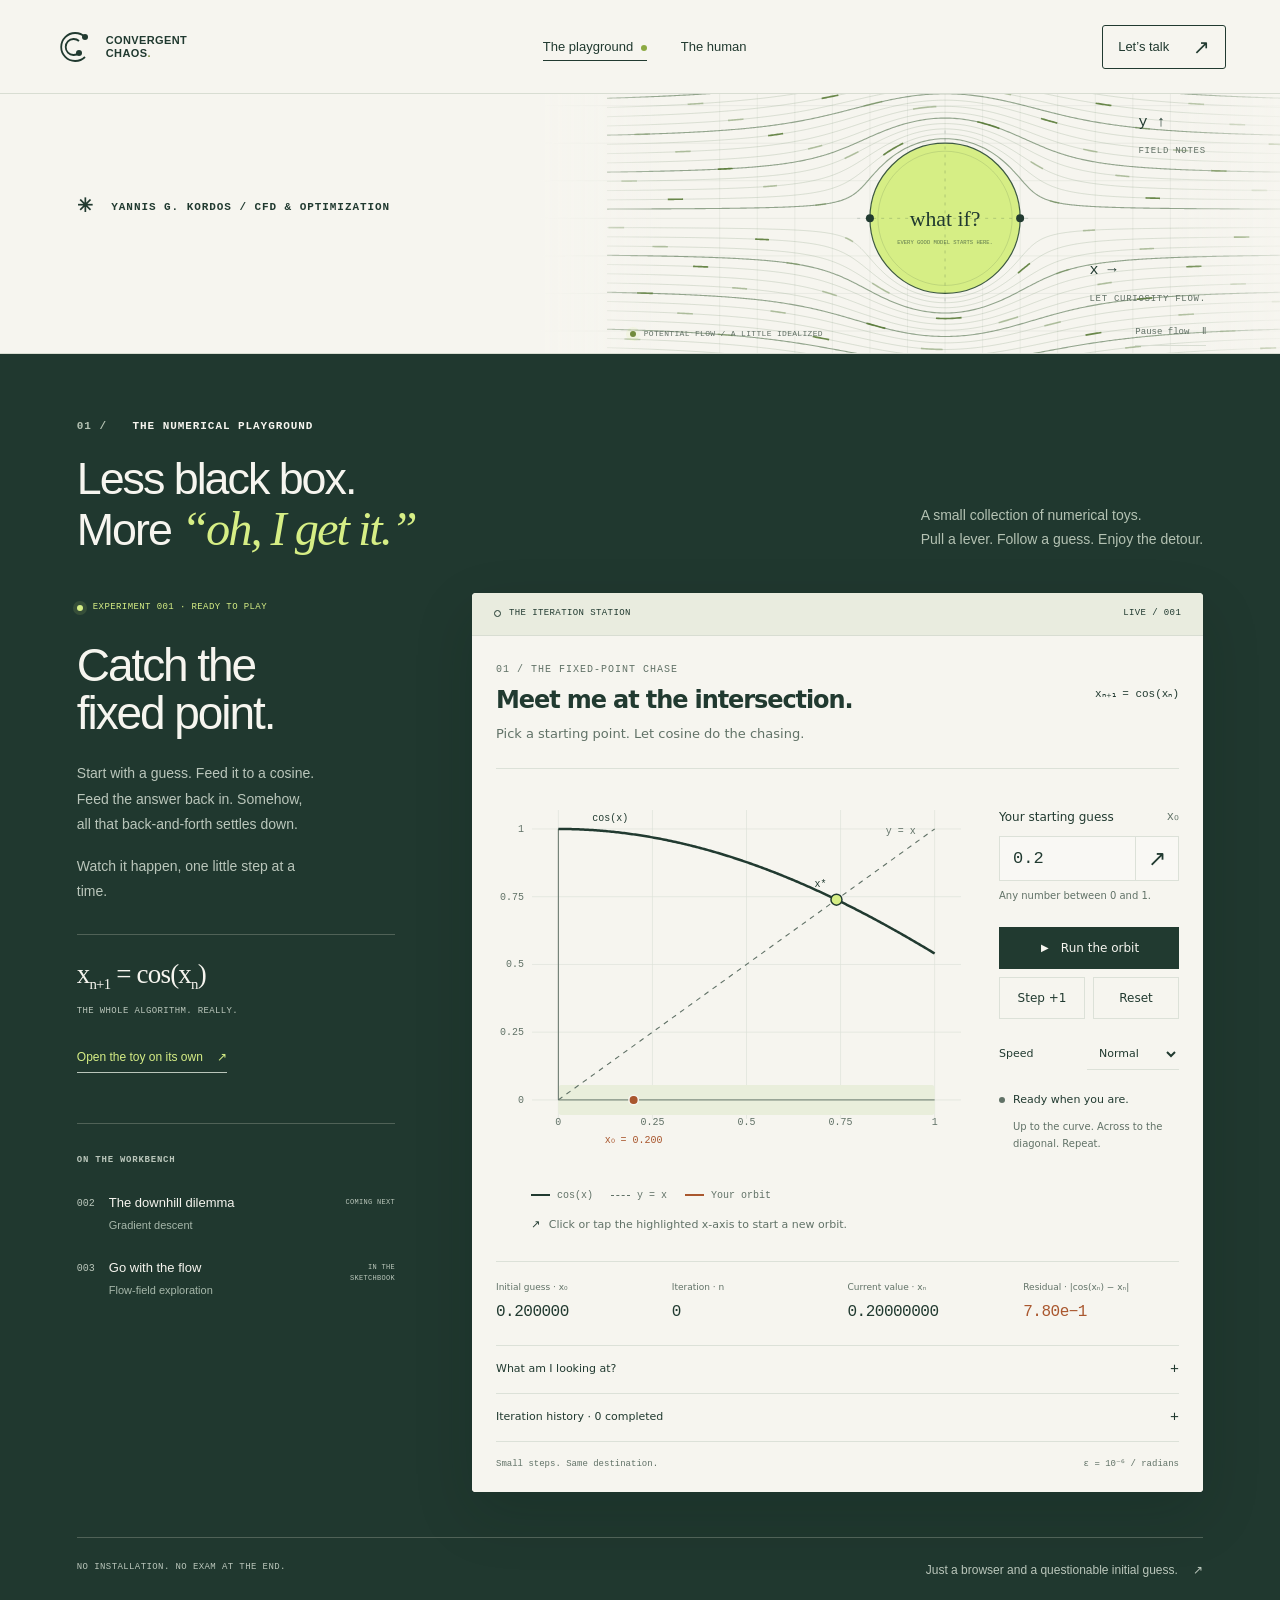
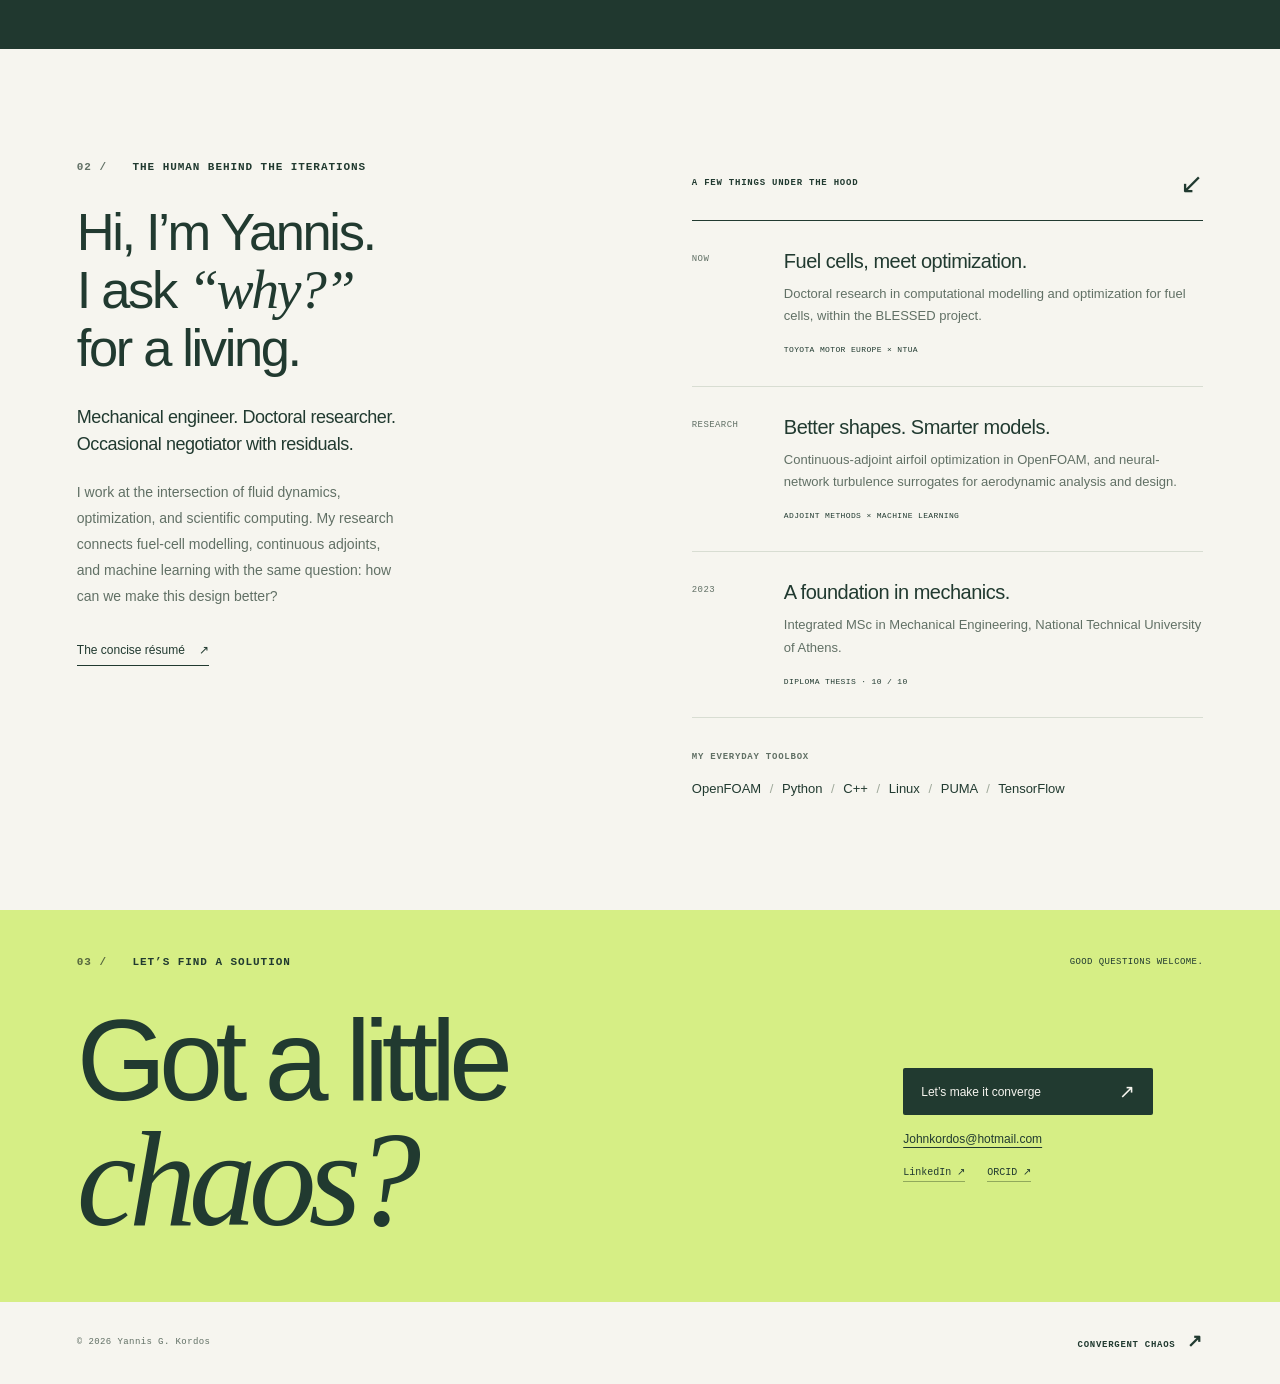
<file: index.html>
<!doctype html>
<html lang="en">
<head>
  <meta charset="utf-8">
  <meta name="viewport" content="width=device-width, initial-scale=1">
  <meta name="theme-color" content="#f6f5ef">
  <meta name="description" content="An interactive numerical playground by Yannis G. Kordos. Explore iterative algorithms, convergence and fluid flow, one experiment at a time.">
  <title>Convergent Chaos — Numerical Playground · Yannis G. Kordos</title>
  <link rel="icon" href="assets/mark.svg" type="image/svg+xml">
  <link rel="stylesheet" href="styles.css">
  <script src="app.js" defer></script>
</head>
<body>
  <a class="skip-link" href="#main">Skip to content</a>
  <header class="site-header">
    <a class="wordmark" href="#home" aria-label="Convergent Chaos home">
      <svg viewBox="0 0 40 40" aria-hidden="true"><path d="M31 10a14 14 0 1 0 0 20M25 14a8 8 0 1 0 0 12"/><circle cx="31" cy="10" r="3"/><circle cx="25" cy="26" r="3"/></svg>
      <span>CONVERGENT<br>CHAOS<span class="wordmark-dot">.</span></span>
    </a>
    <nav aria-label="Main navigation">
      <a href="#playground">The playground <span class="nav-dot" aria-hidden="true"></span></a>
      <a href="#about">The human</a>
    </nav>
    <a class="header-contact" href="#contact">Let’s talk <span aria-hidden="true">↗</span></a>
  </header>

  <main id="main">
    <section class="hero hero-compact" id="home" aria-label="Yannis G. Kordos and a potential-flow illustration">
      <div class="hero-copy">
        <p class="eyebrow hero-enter"><span class="small-cross" aria-hidden="true">✳</span> YANNIS G. KORDOS / CFD & OPTIMIZATION</p>
      </div>
      <div class="flow-scene" role="img" aria-label="An animated illustration of streamlines flowing around a circular obstacle. Move your pointer to shift the view.">
        <canvas id="flow-canvas" aria-hidden="true"></canvas>
        <div class="flow-coordinate coord-top" aria-hidden="true">y ↑<br><span>FIELD NOTES</span></div>
        <div class="flow-coordinate coord-bottom" aria-hidden="true">x →<br><span>LET CURIOSITY FLOW.</span></div>
        <div class="flow-note"><span class="live-dot" aria-hidden="true"></span> POTENTIAL FLOW / A LITTLE IDEALIZED</div>
        <button class="flow-motion" id="flow-motion" type="button" hidden>Pause flow <span aria-hidden="true">Ⅱ</span></button>
        <noscript><svg class="flow-fallback" viewBox="0 0 600 500" aria-hidden="true"><g fill="none" stroke="currentColor" stroke-width="1"><path d="M0 180C140 180 150 40 300 40S460 180 600 180M0 220C130 220 150 90 300 90S470 220 600 220M0 260C150 260 160 370 300 370S450 260 600 260M0 300C150 300 160 410 300 410S450 300 600 300"/><circle cx="300" cy="230" r="100"/></g></svg></noscript>
      </div>
    </section>

    <section class="playground section-pad" id="playground" aria-labelledby="playground-title">
      <div class="playground-heading reveal"><p class="eyebrow"><span class="section-index">01 /</span> THE NUMERICAL PLAYGROUND</p><div class="heading-row"><h1 id="playground-title">Less black box.<br>More <em>“oh, I get it.”</em></h1><p>A small collection of numerical toys.<br>Pull a lever. Follow a guess. Enjoy the detour.</p></div></div>
      <div class="lab-layout">
        <div class="toy-workspace reveal">
          <div class="workspace-top"><span><i aria-hidden="true"></i> THE ITERATION STATION</span><span class="mono">LIVE / 001</span></div>
          <iframe id="fixed-point-toy" src="toys/fixed-point.html?embed=1" title="Catch the fixed point — interactive cosine iteration experiment" loading="lazy" height="890"></iframe>
          <noscript><p class="noscript-note">The experiment needs JavaScript. You can still explore the profile and résumé on this page.</p></noscript>
        </div>
        <aside class="lab-notes reveal" aria-label="About the featured experiment">
          <span class="experiment-label"><span class="live-dot" aria-hidden="true"></span> EXPERIMENT 001 · READY TO PLAY</span>
          <h2>Catch the<br>fixed point.</h2>
          <p>Start with a guess. Feed it to a cosine. Feed the answer back in. Somehow, all that back-and-forth settles down.</p>
          <p>Watch it happen, one little step at a time.</p>
          <div class="formula" aria-label="x n plus one equals cosine of x n">x<sub>n+1</sub> = cos(x<sub>n</sub>)<span>THE WHOLE ALGORITHM. REALLY.</span></div>
          <a class="text-link" href="toys/fixed-point.html" target="_blank" rel="noopener">Open the toy on its own <span aria-hidden="true">↗</span></a>
          <div class="workbench"><span class="eyebrow">ON THE WORKBENCH</span><div><span>002</span><p>The downhill dilemma<small>Gradient descent</small></p><span class="coming-label">COMING NEXT</span></div><div><span>003</span><p>Go with the flow<small>Flow-field exploration</small></p><span class="coming-label">IN THE SKETCHBOOK</span></div></div>
        </aside>
      </div>
      <div class="playground-footer reveal"><span>NO INSTALLATION. NO EXAM AT THE END.</span><span>Just a browser and a questionable initial guess. <span aria-hidden="true">↗</span></span></div>
    </section>

    <section class="about section-pad" id="about" aria-labelledby="about-title">
      <div class="about-intro reveal"><p class="eyebrow"><span class="section-index">02 /</span> THE HUMAN BEHIND THE ITERATIONS</p><h2 id="about-title">Hi, I’m Yannis.<br>I ask <em>“why?”</em><br>for a living.</h2><p class="about-lead">Mechanical engineer. Doctoral researcher.<br>Occasional negotiator with residuals.</p><p>I work at the intersection of fluid dynamics, optimization, and scientific computing. My research connects fuel-cell modelling, continuous adjoints, and machine learning with the same question: how can we make this design better?</p><a class="text-link" href="resume.html">The concise résumé <span aria-hidden="true">↗</span></a></div>
      <div class="about-evidence reveal">
        <div class="evidence-heading"><span class="eyebrow">A FEW THINGS UNDER THE HOOD</span><span aria-hidden="true">↙</span></div>
        <article class="evidence-row"><span class="mono">NOW</span><div><h3>Fuel cells, meet optimization.</h3><p>Doctoral research in computational modelling and optimization for fuel cells, within the BLESSED project.</p><span class="evidence-meta">TOYOTA MOTOR EUROPE × NTUA</span></div></article>
        <article class="evidence-row"><span class="mono">RESEARCH</span><div><h3>Better shapes. Smarter models.</h3><p>Continuous-adjoint airfoil optimization in OpenFOAM, and neural-network turbulence surrogates for aerodynamic analysis and design.</p><span class="evidence-meta">ADJOINT METHODS × MACHINE LEARNING</span></div></article>
        <article class="evidence-row"><span class="mono">2023</span><div><h3>A foundation in mechanics.</h3><p>Integrated MSc in Mechanical Engineering, National Technical University of Athens.</p><span class="evidence-meta">DIPLOMA THESIS · 10 / 10</span></div></article>
        <div class="toolbelt"><span class="eyebrow">MY EVERYDAY TOOLBOX</span><p>OpenFOAM <span>/</span> Python <span>/</span> C++ <span>/</span> Linux <span>/</span> PUMA <span>/</span> TensorFlow</p></div>
      </div>
    </section>

    <section class="contact section-pad" id="contact" aria-labelledby="contact-title">
      <div class="contact-top reveal"><p class="eyebrow"><span class="section-index">03 /</span> LET’S FIND A SOLUTION</p><span class="mono">GOOD QUESTIONS WELCOME.</span></div>
      <div class="contact-main reveal"><h2 id="contact-title">Got a little<br><em>chaos?</em></h2><div class="contact-copy"><a class="button button-dark" href="mailto:Johnkordos@hotmail.com">Let’s make it converge <span aria-hidden="true">↗</span></a><a class="email-label" href="mailto:Johnkordos@hotmail.com">Johnkordos@hotmail.com</a><div class="contact-socials"><a href="https://www.linkedin.com/in/yannis-kordos-2b8682134/" target="_blank" rel="noopener noreferrer">LinkedIn ↗</a><a href="https://orcid.org/0009-0005-5930-7482" target="_blank" rel="noopener noreferrer">ORCID ↗</a></div></div></div>
    </section>
  </main>
  <footer class="site-footer"><span>© <span id="copyright-year">2026</span> Yannis G. Kordos</span><a href="#home" class="footer-brand">CONVERGENT CHAOS<span>↗</span></a></footer>
</body>
</html>
</file>
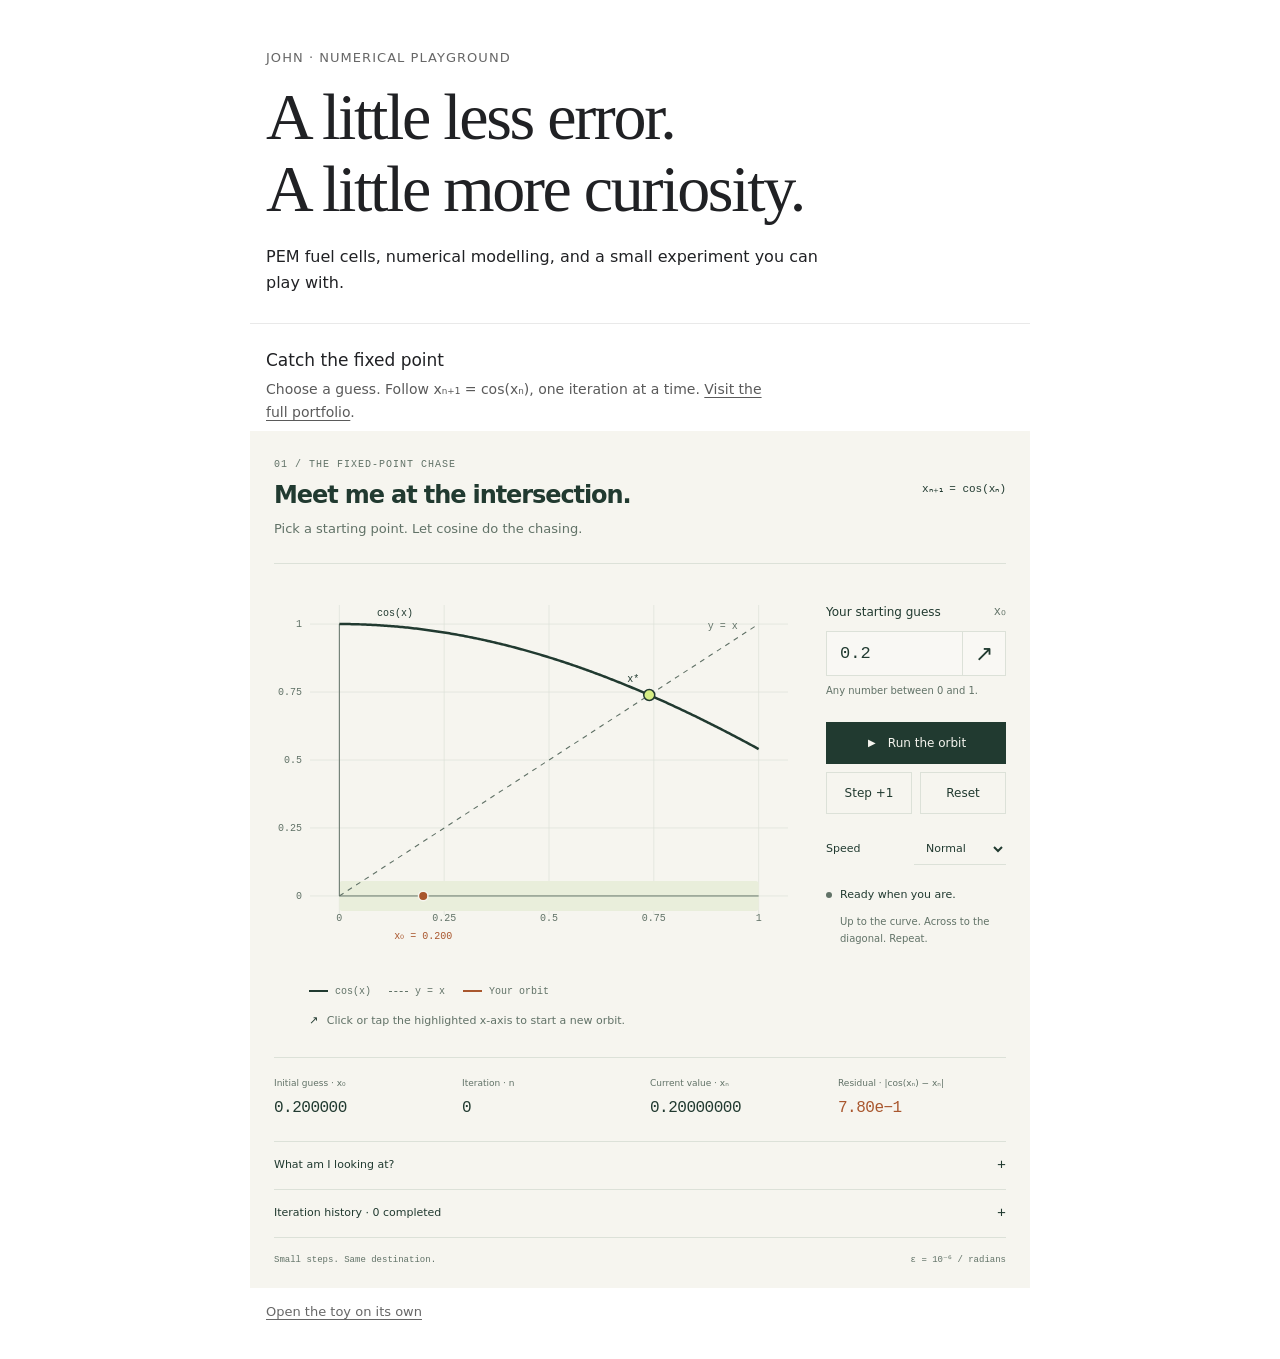
<file: portfolio-example.html>
<!doctype html>
<html lang="en">
<head>
  <meta charset="utf-8">
  <meta name="viewport" content="width=device-width, initial-scale=1">
  <meta name="color-scheme" content="light dark">
  <title>John · Numerical playground</title>
  <style>
    :root { color-scheme:light dark; background:light-dark(#fff,#181818); color:light-dark(#202124,#ededed); font-family:system-ui,sans-serif; }
    * { box-sizing:border-box; }
    body { margin:0; }
    main { max-width:820px; padding:48px 20px 24px; margin:auto; }
    header { padding:0 16px 28px; border-bottom:1px solid light-dark(#e9e9e9,#343434); }
    .eyebrow { margin:0 0 12px; font-size:13px; letter-spacing:.08em; text-transform:uppercase; color:light-dark(#676767,#aaa); }
    h1 { font:400 clamp(40px,8vw,66px)/1.1 Georgia,serif; letter-spacing:-.035em; margin:0 0 18px; }
    p { max-width:56ch; line-height:1.6; margin:0; }
    .intro { padding:26px 16px 8px; }
    h2 { font-size:17px; font-weight:500; margin:0 0 8px; }
    .intro p { color:light-dark(#5a5a5a,#b8b8b8); font-size:14px; }
    iframe { display:block; width:100%; height:1000px; border:0; }
    footer { padding:16px; font-size:13px; color:light-dark(#676767,#aaa); }
    a { color:inherit; text-underline-offset:3px; }
    @media(max-width:480px) { main { padding:28px 8px 16px; } header { padding-bottom:22px; } }
  </style>
</head>
<body>
  <main>
    <header>
      <!-- Replace this heading and introduction with your own bio. -->
      <p class="eyebrow">John · Numerical playground</p>
      <h1>A little less error.<br>A little more curiosity.</h1>
      <p>PEM fuel cells, numerical modelling, and a small experiment you can play with.</p>
    </header>
    <section aria-labelledby="playground-title">
      <div class="intro">
        <h2 id="playground-title">Catch the fixed point</h2>
        <p>Choose a guess. Follow xₙ₊₁ = cos(xₙ), one iteration at a time. <a href="index.html">Visit the full portfolio</a>.</p>
      </div>
      <iframe id="cube-toy" src="toys/fixed-point.html?embed=1" title="Catch the fixed point: an interactive cosine iteration toy"></iframe>
    </section>
    <footer><a href="toys/fixed-point.html">Open the toy on its own</a></footer>
  </main>
  <script>
    // Optional: fit the embed to its content as the page changes width.
    window.addEventListener('message', event => {
      const frame = document.getElementById('cube-toy');
      const data = event.data;
      if (event.source !== frame.contentWindow || data?.type !== 'convergent-chaos:toy-height' ||
          !Number.isFinite(data.height) || data.height < 250 || data.height > 2500) return;
      frame.style.height = Math.ceil(data.height) + 'px';
    });
  </script>
</body>
</html>
</file>
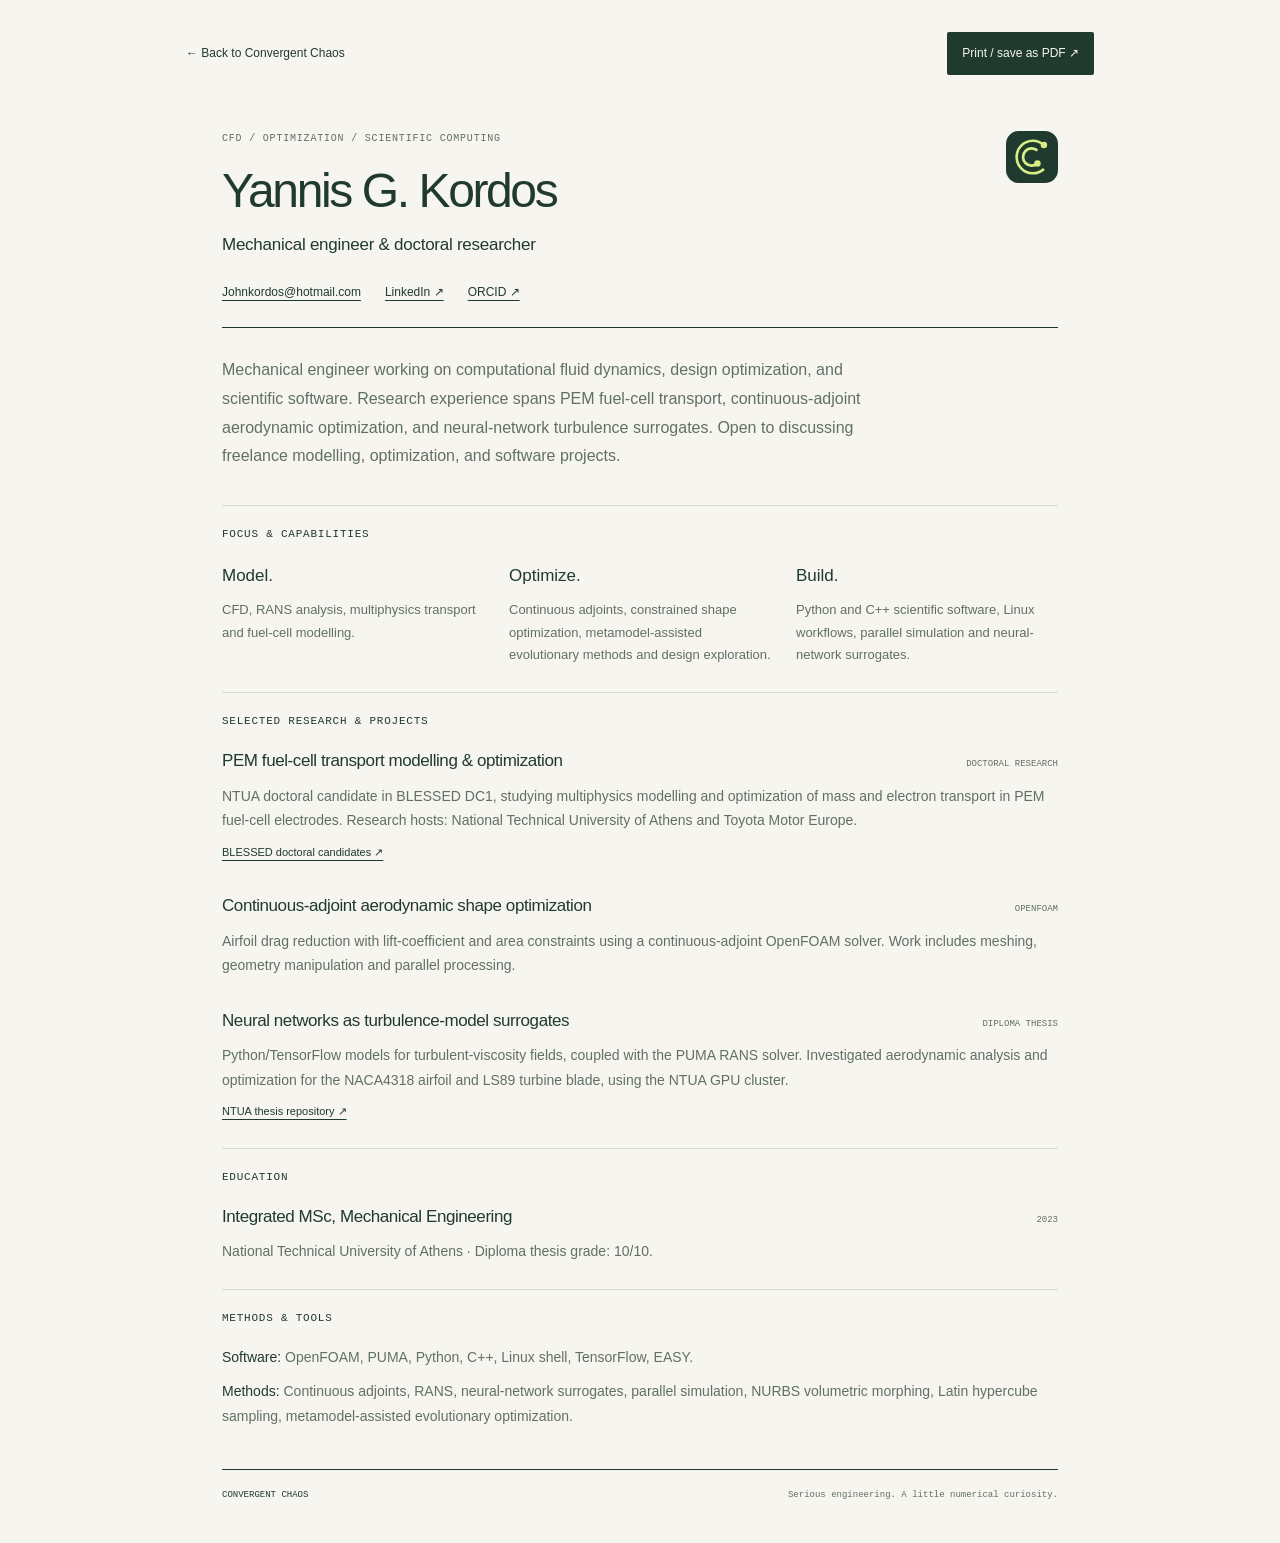
<file: resume.html>
<!doctype html>
<html lang="en">
<head>
  <meta charset="utf-8">
  <meta name="viewport" content="width=device-width, initial-scale=1">
  <meta name="theme-color" content="#f6f5ef">
  <meta name="description" content="A concise professional profile of Yannis G. Kordos, mechanical engineer working in CFD, adjoint optimization, fuel-cell modelling and scientific computing.">
  <title>Yannis G. Kordos — Concise résumé · Convergent Chaos</title>
  <link rel="icon" href="assets/mark.svg" type="image/svg+xml">
  <link rel="stylesheet" href="resume.css">
  <script src="resume.js" defer></script>
</head>
<body>
  <nav class="resume-navigation" aria-label="Résumé navigation"><a href="index.html#about">← Back to Convergent Chaos</a><button id="print-resume" type="button" hidden>Print / save as PDF ↗</button></nav>
  <main>
    <header class="resume-header"><div><p class="eyebrow">CFD / OPTIMIZATION / SCIENTIFIC COMPUTING</p><h1>Yannis G. Kordos<span>Mechanical engineer & doctoral researcher</span></h1></div><img src="assets/mark.svg" alt="Convergent Chaos" width="52" height="52"></header>
    <div class="contact-links"><a href="mailto:Johnkordos@hotmail.com">Johnkordos@hotmail.com</a><a href="https://www.linkedin.com/in/yannis-kordos-2b8682134/">LinkedIn ↗</a><a href="https://orcid.org/0009-0005-5930-7482">ORCID ↗</a></div>
    <p class="profile">Mechanical engineer working on computational fluid dynamics, design optimization, and scientific software. Research experience spans PEM fuel-cell transport, continuous-adjoint aerodynamic optimization, and neural-network turbulence surrogates. Open to discussing freelance modelling, optimization, and software projects.</p>
    <section aria-labelledby="focus"><h2 id="focus">Focus & capabilities</h2><div class="capabilities"><p><strong>Model.</strong> CFD, RANS analysis, multiphysics transport and fuel-cell modelling.</p><p><strong>Optimize.</strong> Continuous adjoints, constrained shape optimization, metamodel-assisted evolutionary methods and design exploration.</p><p><strong>Build.</strong> Python and C++ scientific software, Linux workflows, parallel simulation and neural-network surrogates.</p></div></section>
    <section aria-labelledby="research"><h2 id="research">Selected research & projects</h2>
      <article><div class="article-heading"><h3>PEM fuel-cell transport modelling & optimization</h3><span>DOCTORAL RESEARCH</span></div><p>NTUA doctoral candidate in BLESSED DC1, studying multiphysics modelling and optimization of mass and electron transport in PEM fuel-cell electrodes. Research hosts: National Technical University of Athens and Toyota Motor Europe.</p><a class="source-link" href="https://www.chemistry.uoc.gr/blessed/doctoral-candidates/index.htm">BLESSED doctoral candidates ↗</a></article>
      <article><div class="article-heading"><h3>Continuous-adjoint aerodynamic shape optimization</h3><span>OPENFOAM</span></div><p>Airfoil drag reduction with lift-coefficient and area constraints using a continuous-adjoint OpenFOAM solver. Work includes meshing, geometry manipulation and parallel processing.</p></article>
      <article><div class="article-heading"><h3>Neural networks as turbulence-model surrogates</h3><span>DIPLOMA THESIS</span></div><p>Python/TensorFlow models for turbulent-viscosity fields, coupled with the PUMA RANS solver. Investigated aerodynamic analysis and optimization for the NACA4318 airfoil and LS89 turbine blade, using the NTUA GPU cluster.</p><a class="source-link" href="https://dspace.lib.ntua.gr/xmlui/handle/123456789/57289">NTUA thesis repository ↗</a></article>
    </section>
    <section aria-labelledby="education"><h2 id="education">Education</h2><div class="article-heading"><h3>Integrated MSc, Mechanical Engineering</h3><span>2023</span></div><p>National Technical University of Athens · Diploma thesis grade: 10/10.</p></section>
    <section aria-labelledby="tools"><h2 id="tools">Methods & tools</h2><p><strong>Software:</strong> OpenFOAM, PUMA, Python, C++, Linux shell, TensorFlow, EASY.</p><p><strong>Methods:</strong> Continuous adjoints, RANS, neural-network surrogates, parallel simulation, NURBS volumetric morphing, Latin hypercube sampling, metamodel-assisted evolutionary optimization.</p></section>
    <footer>CONVERGENT CHAOS <span>Serious engineering. A little numerical curiosity.</span></footer>
  </main>
</body>
</html>
</file>
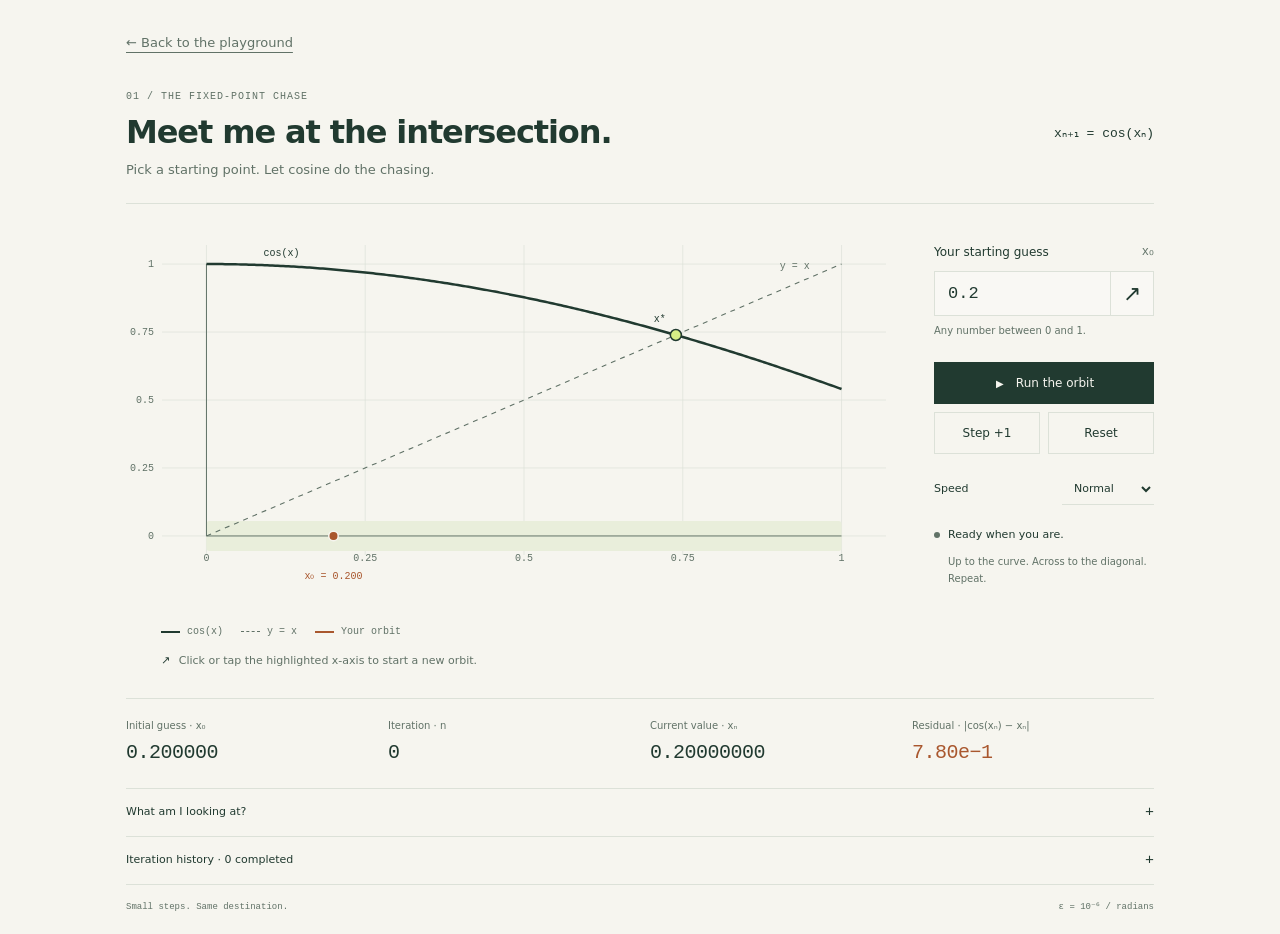
<file: toys/fixed-point.html>
<!doctype html>
<html lang="en">
<head>
  <meta charset="utf-8">
  <meta name="viewport" content="width=device-width, initial-scale=1">
  <meta name="theme-color" content="#f6f5ef">
  <title>Catch the fixed point — Convergent Chaos</title>
  <link rel="stylesheet" href="fixed-point.css">
  <script src="fixed-point.js" defer></script>
</head>
<body>
  <main class="toy" id="toy">
    <a class="back-link" href="../index.html#playground">← Back to the playground</a>
    <header class="toy-heading">
      <div>
        <p class="eyebrow">01 / The fixed-point chase</p>
        <h1>Meet me at the intersection.</h1>
        <p class="intro">Pick a starting point. Let cosine do the chasing.</p>
      </div>
      <span class="equation" aria-label="x n plus one equals cosine of x n">xₙ₊₁ = cos(xₙ)</span>
    </header>

    <div class="workspace">
      <section class="plot-section" aria-label="Interactive cobweb plot">
        <div class="plot" id="plot">
          <svg id="graph" role="img" aria-labelledby="chart-title chart-desc"></svg>
        </div>
        <div class="legend" aria-label="Graph legend">
          <span><i class="swatch curve"></i>cos(x)</span>
          <span><i class="swatch diagonal"></i>y = x</span>
          <span><i class="swatch orbit"></i>Your orbit</span>
        </div>
        <p class="plot-hint"><span aria-hidden="true">↗</span> Click or tap the highlighted x-axis to start a new orbit.</p>
      </section>

      <section class="control-section" aria-label="Iteration controls">
        <form id="exact-form">
          <label for="guess" class="control-label">Your starting guess <span>x₀</span></label>
          <div class="guess-row">
            <input id="guess" type="number" min="0" max="1" step="any" value="0.2" inputmode="decimal" required aria-describedby="guess-help">
            <button class="guess-submit" type="submit" aria-label="Run from this starting guess">↗</button>
          </div>
          <p class="field-help" id="guess-help">Any number between 0 and 1.</p>
        </form>

        <div class="playback">
          <button class="button primary" id="run" type="button"><span id="run-icon" aria-hidden="true">▶</span><span id="run-label">Run the orbit</span></button>
          <div class="secondary-controls">
            <button class="button" id="step" type="button">Step +1</button>
            <button class="button" id="reset" type="button">Reset</button>
          </div>
        </div>

        <div class="speed-row">
          <label for="speed">Speed</label>
          <select id="speed">
            <option value="620">Slow</option>
            <option value="250" selected>Normal</option>
            <option value="65">Fast</option>
          </select>
        </div>

        <div class="status" id="status">
          <span class="status-dot" aria-hidden="true"></span>
          <span id="message">Ready when you are.</span>
        </div>
        <p class="operation" id="operation">Up to the curve. Across to the diagonal. Repeat.</p>
      </section>
    </div>

    <div class="metrics" aria-label="Current iteration values">
      <div class="metric"><span>Initial guess · x₀</span><output id="initial">0.200000</output></div>
      <div class="metric"><span>Iteration · n</span><output id="iteration">0</output></div>
      <div class="metric"><span>Current value · xₙ</span><output id="current">0.20000000</output></div>
      <div class="metric"><span>Residual · |cos(xₙ) − xₙ|</span><output id="residual">7.80e−1</output></div>
    </div>

    <details class="explanation">
      <summary>What am I looking at?<span aria-hidden="true">+</span></summary>
      <p>Start with a guess, <span class="math">x₀</span>. Travel vertically to <span class="math">y = cos(x)</span> to calculate the next value, then horizontally to <span class="math">y = x</span> to use it as your new guess. The zigzag closes in on <span class="math">x* ≈ 0.739085</span>, where <span class="math">cos(x*) = x*</span>.</p>
      <p>We stop when the residual <span class="math">|cos(xₙ) − xₙ| ≤ 10⁻⁶</span>. All angles are in radians. The little orange line is a cobweb plot. This one comes without spiders.</p>
    </details>

    <details class="history-details" id="history-details">
      <summary><span id="history-title">Show the iteration history</span><span aria-hidden="true">+</span></summary>
      <div class="table-scroll" tabindex="0" role="region" aria-label="Scrollable iteration history">
        <table>
          <caption class="sr-only">Each completed iterate and its fixed-point residual</caption>
          <thead><tr><th scope="col">n</th><th scope="col">xₙ</th><th scope="col">|cos(xₙ) − xₙ|</th></tr></thead>
          <tbody id="history"></tbody>
        </table>
      </div>
    </details>
    <footer class="toy-footer"><span>Small steps. Same destination.</span><span>ε = 10⁻⁶ / radians</span></footer>
    <div id="announcement" class="sr-only" role="status" aria-live="polite" aria-atomic="true"></div>
    <noscript><p>This numerical toy needs JavaScript. The rule is xₙ₊₁ = cos(xₙ), and its fixed point is approximately 0.739085.</p></noscript>
  </main>
</body>
</html>
</file>
<file: styles.css>
:root{--paper:#f6f5ef;--paper-deep:#eeeee5;--ink:#213a30;--muted:#617065;--line:#d8ddd2;--lime:#d6ee85;--dark:#20382f;--font:Arial,Helvetica,sans-serif;--serif:Georgia,'Times New Roman',serif;--mono:'Courier New',monospace;--header-height:94px;color-scheme:light}
*{box-sizing:border-box}html{scroll-behavior:smooth;scroll-padding-top:110px}body{margin:0;color:var(--ink);background:var(--paper);font-family:var(--font);-webkit-font-smoothing:antialiased}a{color:inherit;text-decoration:none}button,input,select{font:inherit}a,button{-webkit-tap-highlight-color:transparent}a:focus-visible,button:focus-visible,summary:focus-visible{outline:3px solid #567625;outline-offset:6px}::selection{color:var(--ink);background:var(--lime)}h1,h2,h3,p{margin:0}h1,h2,h3{font-weight:500}em{font-family:var(--serif);font-weight:400}svg{display:block}.mono,.eyebrow,.hero-footer,.service-tags,.experiment-label,.workspace-top,.coming-label,.evidence-meta,.playground-footer,.contact-bottom,.site-footer{font-family:var(--mono);font-size:11px;letter-spacing:.045em;line-height:1.55}.eyebrow{font-weight:600;letter-spacing:.085em}.section-index{margin-right:18px;color:var(--muted)}.section-pad{padding:110px max(6vw,24px)}.skip-link{position:fixed;z-index:20;left:20px;top:-70px;background:var(--ink);color:var(--paper);padding:14px 20px}.skip-link:focus{top:14px}.site-header{height:var(--header-height);padding:0 4.2vw;display:flex;align-items:center;justify-content:space-between;border-bottom:1px solid var(--line);position:sticky;top:0;background:rgb(246 245 239 / .96);backdrop-filter:blur(14px);z-index:10;gap:24px}.wordmark{display:flex;align-items:center;gap:12px;flex-shrink:0}.wordmark svg{width:40px;height:40px;stroke:var(--ink);stroke-width:1.8;fill:none}.wordmark svg circle{fill:var(--ink);stroke:none}.wordmark>span{font-size:11px;line-height:1.15;font-weight:750;letter-spacing:.035em}.wordmark-dot{color:#7a8c3f}.site-header nav{display:flex;align-items:center;gap:34px}.site-header nav a,.header-contact{font-size:13px}.site-header nav a{position:relative;padding:12px 0}.site-header nav a:after{content:'';height:1px;background:var(--ink);position:absolute;bottom:5px;left:0;width:100%;transform:scaleX(0);transform-origin:left;transition:transform .2s}.site-header nav a:hover:after,.site-header nav a[aria-current]:after{transform:scaleX(1)}.nav-dot{display:inline-block;width:6px;height:6px;background:#8caa42;border-radius:50%;vertical-align:middle;margin-left:4px}.header-contact{display:flex;gap:24px;align-items:center;border:1px solid var(--ink);border-radius:3px;padding:11px 15px;transition:background .2s}.header-contact:hover{background:var(--lime)}.header-contact span{font-size:20px;line-height:1}
.hero{position:relative;min-height:min(800px,calc(100svh - var(--header-height)));padding:75px 6vw 90px;isolation:isolate;overflow:hidden}.hero-copy{position:relative;z-index:2;width:57%;pointer-events:none}.hero-copy a{pointer-events:auto}.small-cross{font-size:19px;margin-right:10px;vertical-align:-2px}.hero h1{position:relative;font-size:clamp(70px,8.4vw,136px);letter-spacing:-.068em;line-height:.89;margin-top:35px;font-weight:600}.hero h1 em{font-size:1.21em;letter-spacing:-.075em;display:inline-block;margin-top:6px;line-height:.92}.title-period{display:inline-block;font-size:.29em;margin-left:24px;vertical-align:50%;font-weight:400;transform:rotate(-8deg)}.hero-promise{font-size:clamp(19px,1.7vw,26px);line-height:1.35;letter-spacing:-.025em;margin-top:28px}.hero-description{max-width:355px;font-size:14px;color:var(--muted);line-height:1.7;margin-top:16px}.hero-actions{display:flex;align-items:center;gap:27px;margin-top:28px}.button{min-height:47px;padding:14px 18px;display:inline-flex;align-items:center;justify-content:space-between;gap:24px;font-size:12px;border-radius:2px;transition:background .2s,transform .2s}.button:hover{transform:translateY(-3px)}.button-dark{color:var(--paper);background:var(--ink)}.button-dark:hover{background:#365345}.button span{font-size:19px;line-height:1}.text-link{font-size:12px;display:inline-flex;align-items:center;gap:14px;border-bottom:1px solid var(--ink);padding:8px 0;transition:gap .2s}.text-link:hover{gap:23px}.hero-footer{position:absolute;bottom:22px;left:6vw;right:6vw;display:flex;align-items:center;justify-content:space-between;padding-top:18px;border-top:1px solid var(--line);font-size:9px;color:var(--muted)}.hero-footer a{display:flex;gap:16px;align-items:center}.flow-scene{position:absolute;inset:10px -2% 80px 46%;z-index:0;overflow:hidden}.flow-scene canvas{width:100%;height:100%;display:block}.flow-coordinate{position:absolute;color:var(--ink);font-family:var(--mono);font-size:15px;line-height:1.8}.flow-coordinate span{font-size:9px;letter-spacing:.08em;color:var(--muted)}.coord-top{top:38px;right:15%}.coord-bottom{bottom:70px;right:10%}.flow-note{position:absolute;left:23%;bottom:18px;font-family:var(--mono);font-size:9px;letter-spacing:.04em;display:flex;align-items:center;gap:8px;color:var(--muted)}.live-dot{width:6px;height:6px;border-radius:100%;background:var(--lime);display:inline-block;flex-shrink:0;box-shadow:0 0 0 4px rgb(214 238 133 / .12)}.flow-note .live-dot{background:#718b3c}.flow-fallback{width:100%;height:100%;position:absolute;inset:0}.hero-enter{animation:rise-in .8s both}.hero-enter:nth-child(2){animation-delay:.1s}.hero-enter:nth-child(3){animation-delay:.2s}.hero-enter:nth-child(4){animation-delay:.27s}.hero-enter:nth-child(5){animation-delay:.34s}@keyframes rise-in{from{opacity:0;transform:translateY(18px)}to{opacity:1;transform:translateY(0)}}
.section-heading{margin-bottom:52px}.heading-row{display:flex;align-items:end;justify-content:space-between;gap:40px;margin-top:28px}.heading-row :is(h1,h2),.about h2{font-size:clamp(38px,4.1vw,65px);line-height:1.07;letter-spacing:-.045em}.heading-row>p{color:var(--muted);font-size:14px;line-height:1.7;margin-bottom:3px;min-width:280px}.heading-row em{font-size:1.08em}.expertise{border-top:1px solid var(--line)}.service-grid{display:grid;grid-template-columns:repeat(3,1fr);gap:40px}.service{border-top:1px solid var(--ink);padding-top:21px}.service-top{display:flex;align-items:center;justify-content:space-between;margin-bottom:32px}.service-top svg{width:67px;height:48px;stroke:var(--ink);stroke-width:1.3;transition:transform .3s}.service:hover .service-top svg{transform:translateX(-8px)}.service-top svg circle{fill:var(--lime)}.service h3{font-size:23px;letter-spacing:-.04em;margin-bottom:15px}.service>p:not(.service-tags){max-width:32ch;font-size:14px;line-height:1.75;color:var(--muted)}.service .service-tags{font-size:9px;margin-top:28px;letter-spacing:.025em}.section-footnote{font-size:12px;color:var(--muted);padding-top:37px}.section-footnote>span{font-size:20px;margin-right:10px;vertical-align:-1px}
.playground{background:var(--dark);color:var(--paper);position:relative}.playground .section-index,.playground .heading-row>p{color:#b4c2b3}.playground-heading{margin-bottom:54px}.playground :is(h1,h2) em{color:var(--lime)}.lab-layout{display:grid;grid-template-columns:minmax(240px,.74fr) minmax(0,1.7fr);gap:6vw;align-items:start}.lab-notes{padding-top:8px}.experiment-label{font-size:9px;display:flex;align-items:center;gap:10px;color:var(--lime)}.lab-notes :is(h2,h3){font-size:46px;line-height:1.04;letter-spacing:-.045em;margin:27px 0 24px}.lab-notes>p{font-size:14px;line-height:1.8;color:#bac6bb;max-width:31ch;margin-bottom:17px}.formula{font-size:27px;letter-spacing:-.03em;padding:24px 0 26px;border-top:1px solid #506257;margin-top:30px;font-family:var(--serif)}.formula sub{font-size:.55em}.formula>span{display:block;font:9px var(--mono);letter-spacing:.04em;color:#bac6bb;margin-top:12px}.lab-notes>.text-link{border-color:#bac6bb;color:var(--lime)}.workbench{border-top:1px solid #506257;margin-top:50px;padding-top:24px}.workbench>.eyebrow{font-size:9px;color:#bac6bb}.workbench>div{display:flex;gap:14px;align-items:start;margin-top:26px}.workbench>div>span:first-child{font:10px var(--mono);color:#bac6bb;padding-top:4px}.workbench p{font-size:13px;line-height:1.4;flex:1}.workbench small{display:block;color:#a6b7aa;font-size:11px;margin-top:6px}.coming-label{font-size:7px;color:#bac6bb;max-width:66px;text-align:right;padding-top:3px}.toy-workspace{background:var(--paper);color:var(--ink);border-radius:4px;overflow:hidden;box-shadow:0 22px 60px rgb(8 25 17 / .16);min-width:0}.workspace-top{padding:14px 22px;display:flex;justify-content:space-between;gap:12px;border-bottom:1px solid var(--line);font-size:9px;background:#e9ecdf}.workspace-top>span:first-child{display:flex;align-items:center;gap:8px}.workspace-top i{width:7px;height:7px;border:1px solid var(--ink);display:inline-block;border-radius:50%}.workspace-top .mono{font-size:9px}.toy-workspace iframe{display:block;width:100%;border:0;min-height:600px;background:var(--paper)}.noscript-note{padding:20px;font-size:14px}.playground-footer{display:flex;justify-content:space-between;border-top:1px solid #506257;margin-top:45px;padding-top:23px;gap:18px;color:#bac6bb;font-size:9px}.playground-footer>span:last-child{font-family:var(--font);letter-spacing:0;font-size:12px}.playground-footer>span:last-child>span{margin-left:12px}
.about{display:grid;grid-template-columns:1fr 1.05fr;gap:10vw}.about h2{margin:28px 0}.about h2 em{font-size:1.06em}.about-lead{font-size:18px;line-height:1.5;letter-spacing:-.025em}.about-intro>p:not(.eyebrow):not(.about-lead){color:var(--muted);font-size:14px;line-height:1.85;max-width:42ch;margin-top:22px}.about-intro>.text-link{margin-top:25px}.about-evidence{padding-top:8px}.evidence-heading{display:flex;align-items:center;justify-content:space-between;padding-bottom:20px;border-bottom:1px solid var(--ink)}.evidence-heading .eyebrow{font-size:9px}.evidence-heading>span:last-child{font-size:28px}.evidence-row{display:grid;grid-template-columns:72px 1fr;gap:20px;padding:29px 0;border-bottom:1px solid var(--line)}.evidence-row>.mono{font-size:9px;padding-top:3px;color:var(--muted)}.evidence-row h3{font-size:20px;letter-spacing:-.025em;margin-bottom:10px}.evidence-row p{font-size:13px;line-height:1.7;color:var(--muted)}.evidence-meta{font-size:8px;display:block;margin-top:17px}.toolbelt{padding-top:27px}.toolbelt>.eyebrow{font-size:9px;color:var(--muted)}.toolbelt p{font-size:13px;line-height:1.8;margin-top:12px}.toolbelt p span{margin:0 5px;color:#a0aa9c}
.contact{background:var(--lime);padding-top:44px;padding-bottom:28px}.contact-top{display:flex;align-items:center;justify-content:space-between;gap:20px}.contact-top .section-index{color:#57683e}.contact-top>.mono{font-size:9px}.contact-main{display:flex;align-items:end;justify-content:space-between;gap:40px;padding:52px 0 60px}.contact h2{font-size:clamp(70px,9vw,145px);letter-spacing:-.065em;line-height:.9}.contact h2 em{font-size:1.17em;line-height:1}.contact-copy{min-width:300px;padding-bottom:7px}.contact-copy>p{font-size:20px;line-height:1.45;letter-spacing:-.025em;margin-bottom:28px}.contact .button{min-width:250px}.email-label{display:block;font-size:12px;margin-top:17px;text-decoration:underline;text-underline-offset:4px}.contact-bottom{border-top:1px solid #a7bf6c;padding-top:22px;display:flex;justify-content:space-between;gap:20px;font-size:9px}.contact-bottom>span:last-child{font-family:var(--font);letter-spacing:0;font-size:12px}.site-footer{display:flex;align-items:center;justify-content:space-between;gap:20px;padding:27px 6vw;font-size:9px;color:var(--muted)}.footer-brand{color:var(--ink);font-weight:700;letter-spacing:.08em}.footer-brand span{font-size:18px;margin-left:12px}.js-ready .reveal{opacity:0;transform:translateY(22px);transition:opacity .65s,transform .65s}.js-ready .reveal.is-visible{opacity:1;transform:translateY(0)}
@media(min-width:1700px){.hero{padding-top:85px;min-height:830px}.hero-copy{max-width:800px}.hero-description{font-size:16px}.hero-actions{margin-top:35px}.flow-scene{right:0}.section-pad{padding-left:max(6vw,calc((100vw - 1500px)/2));padding-right:max(6vw,calc((100vw - 1500px)/2))}}
@media(max-width:1100px){:root{--header-height:84px}.site-header nav{gap:22px}.hero{min-height:760px;padding-top:70px}.hero-copy{width:65%}.flow-scene{left:46%;right:-15%;opacity:.85}.hero h1{font-size:100px}.hero-promise{font-size:23px}.hero-actions{gap:20px}.service-grid{gap:26px}.service h3{font-size:21px}.heading-row>p{min-width:240px}.lab-layout{gap:35px;grid-template-columns:minmax(220px,.8fr) minmax(0,1.5fr)}.lab-notes :is(h2,h3){font-size:40px}.about{gap:6vw}.evidence-row{grid-template-columns:60px 1fr;gap:16px}}
@media(max-width:800px){:root{--header-height:76px}.site-header{padding:0 5vw}.wordmark>span{font-size:10px}.wordmark svg{width:34px;height:34px}.site-header nav{gap:20px}.site-header nav a{font-size:11px}.header-contact{padding:9px 12px;font-size:11px;gap:12px}.hero{padding:60px 6vw 100px;min-height:740px}.hero-copy{width:72%}.hero h1{font-size:88px}.flow-scene{left:48%;right:-35%;top:120px;opacity:.5}.coord-top,.coord-bottom{display:none}.flow-note{left:35%;bottom:30px;font-size:8px;max-width:150px;line-height:1.6}.hero-promise{font-size:21px}.hero-description{max-width:320px}.hero-actions{gap:23px;flex-wrap:wrap}.hero-footer{font-size:8px}.section-pad{padding:75px 6vw}.heading-row{align-items:start;gap:30px}.heading-row>p{min-width:210px;font-size:12px}.service-grid{gap:22px}.service h3{font-size:19px}.service>p:not(.service-tags){font-size:13px}.service .service-tags{font-size:8px}.lab-layout{grid-template-columns:1fr;gap:32px}.lab-notes{display:grid;grid-template-columns:1fr 1fr;column-gap:38px}.experiment-label{grid-column:1 / -1}.lab-notes :is(h2,h3){grid-column:1;grid-row:2 / 4;font-size:44px;margin:23px 0 8px}.lab-notes>p{grid-column:2}.lab-notes>p:first-of-type{margin-top:23px}.formula{grid-column:1;grid-row:4 / 6;margin:12px 0 0;padding:20px 0}.lab-notes>.text-link{grid-column:2;justify-self:start;align-self:start}.workbench{display:none}.workspace-top{padding-left:24px;padding-right:24px}.about{gap:45px;grid-template-columns:1fr 1.05fr}.about h2{font-size:43px}.about-lead{font-size:16px}.about-intro>p:not(.eyebrow):not(.about-lead){font-size:13px}.about .eyebrow{font-size:9px}.evidence-row{display:block;padding:23px 0}.evidence-row>.mono{display:block;margin-bottom:12px}.evidence-row h3{font-size:18px}.contact{padding-top:35px;padding-bottom:25px}.contact h2{font-size:85px}.contact-copy{min-width:240px}.contact-copy>p{font-size:18px}.contact .button{min-width:230px}.contact-main{padding:45px 0}.contact-top>.mono{display:none}.contact-bottom>span:first-child{max-width:200px}.site-footer{font-size:8px}}
@media(max-width:600px){:root{--header-height:72px}html{scroll-padding-top:85px}.site-header{gap:12px}.site-header nav a[href="#about"]{display:none}.site-header nav{margin-left:auto;gap:0}.site-header nav a{font-size:11px}.header-contact{border:0;padding:8px 0 8px 10px;font-size:11px;gap:8px}.header-contact span{font-size:17px}.wordmark{gap:8px}.wordmark>span{font-size:8px}.wordmark svg{width:31px;height:31px}.hero{padding:39px 6vw 73px;min-height:850px;min-height:max(830px,calc(100svh - var(--header-height)))}.hero-copy{width:100%}.hero .eyebrow{font-size:8px;letter-spacing:.045em}.small-cross{font-size:16px;margin-right:5px}.hero h1{font-size:clamp(62px,16.4vw,98px);margin-top:29px}.title-period{font-size:.3em;margin-left:20px}.hero-promise{font-size:20px;line-height:1.35;margin-top:25px}.hero-description{max-width:32ch;font-size:13px;line-height:1.7;margin-top:14px}.hero-actions{margin-top:23px;gap:18px}.hero-actions .button{font-size:11px;padding:13px 14px;gap:16px}.hero-actions>.text-link{font-size:11px;gap:8px}.flow-scene{left:8%;right:-15%;top:455px;bottom:62px;opacity:1;z-index:0}.flow-note{left:15%;bottom:4px;max-width:none;font-size:7px}.hero-footer{font-size:7px;bottom:17px;gap:20px;padding-top:12px}.hero-footer>span{max-width:160px}.hero-footer a{gap:8px;white-space:nowrap}.section-pad{padding:65px 6vw}.eyebrow{font-size:9px}.section-index{margin-right:10px}.heading-row{display:block;margin-top:24px}.heading-row :is(h1,h2){font-size:40px;letter-spacing:-.045em}.heading-row>p{margin-top:22px;font-size:13px;line-height:1.7}.section-heading{margin-bottom:33px}.service-grid{grid-template-columns:1fr;gap:32px}.service{padding-top:17px;position:relative}.service-top{margin-bottom:12px}.service-top svg{width:56px;height:43px;position:absolute;right:2px;top:23px}.service h3{font-size:23px;margin-bottom:12px;padding-right:55px}.service>p:not(.service-tags){max-width:34ch;font-size:14px}.service .service-tags{font-size:8px;margin-top:19px}.section-footnote{padding-top:30px;font-size:11px;line-height:1.7}.playground-heading{margin-bottom:30px}.playground .heading-row :is(h1,h2){font-size:38px}.lab-notes{display:block}.experiment-label{font-size:8px}.lab-notes :is(h2,h3){font-size:41px;margin:23px 0 18px}.lab-notes :is(h2,h3) br{display:none}.lab-notes>p{max-width:none;font-size:13px;margin-bottom:12px}.lab-notes>p:first-of-type{margin-top:0}.formula{font-size:24px;margin-top:22px;padding:20px 0}.lab-notes>.text-link{font-size:11px}.lab-layout{gap:25px}.toy-workspace{margin:0 -3vw}.workspace-top{padding:13px 16px;font-size:8px}.workspace-top .mono{font-size:8px}.toy-workspace iframe{min-height:700px}.playground-footer{display:block;margin-top:28px;padding-top:20px;font-size:8px}.playground-footer>span{display:block}.playground-footer>span:last-child{font-size:11px;margin-top:12px}.about{grid-template-columns:1fr;gap:40px}.about h2{font-size:48px;margin-top:24px}.about-lead{font-size:18px}.about-intro>p:not(.eyebrow):not(.about-lead){font-size:14px}.about-intro>.text-link{margin-top:20px}.evidence-row{display:grid;grid-template-columns:60px 1fr;gap:16px}.evidence-row>.mono{font-size:8px;margin:0}.evidence-row h3{font-size:19px}.evidence-row p{font-size:13px}.toolbelt p{font-size:12px}.contact{padding-top:30px;padding-bottom:23px}.contact-main{display:block;padding:36px 0}.contact h2{font-size:clamp(73px,20vw,110px)}.contact-copy{margin-top:35px;min-width:0;display:grid;grid-template-columns:1fr;gap:0}.contact-copy>p{font-size:18px;margin-bottom:23px}.contact .button{width:max-content;min-width:248px}.contact-bottom{display:block;font-size:8px}.contact-bottom>span:first-child{max-width:none}.contact-bottom>span:last-child{display:block;margin-top:11px;font-size:11px}.site-footer{flex-wrap:wrap;row-gap:18px;padding:23px 6vw;font-size:8px}.footer-brand{margin-left:auto;font-size:8px}.email-label{font-size:12px}}
@media(max-width:359px){.site-header nav a{font-size:10px}.wordmark svg{width:27px;height:27px}.hero-actions{gap:10px}.hero-actions>.text-link{font-size:10px}.hero-actions .button{font-size:10px;padding:12px;gap:10px}.hero-promise{font-size:18px}.hero-description{max-width:30ch}.flow-scene{top:460px}.heading-row :is(h1,h2),.playground .heading-row :is(h1,h2){font-size:34px}.evidence-row{grid-template-columns:48px 1fr;gap:12px}}
@media(prefers-reduced-motion:reduce){html{scroll-behavior:auto}*,*:before,*:after{animation:none!important;transition:none!important}.js-ready .reveal{opacity:1;transform:none}}
@media print{.site-header,.hero,.playground,.contact,.site-footer,.skip-link{display:none}.section-pad{padding:20px 0}.service-grid{gap:20px}.about{gap:30px}.js-ready .reveal{opacity:1;transform:none}body{background:white;color:black}a[href]:after{content:' (' attr(href) ')';font-size:10px}.expertise{border:0}}
.contact-socials{display:flex;gap:22px;margin-top:20px;font-family:var(--mono);font-size:10px}.contact-socials a{border-bottom:1px solid #91a95b;padding-bottom:3px}.contact-socials a:hover{border-color:var(--ink)}

.flow-motion{position:absolute;right:14%;bottom:9px;border:0;border-bottom:1px solid var(--line);background:transparent;padding:8px 0;font:9px var(--mono);color:var(--muted);cursor:pointer}.flow-motion span{margin-left:7px}.flow-motion[hidden]{display:none}@media(max-width:800px){.flow-motion{right:30%;bottom:4px}}@media(max-width:600px){.flow-motion{right:23%;bottom:0;padding:6px 0;font-size:8px}.flow-note{bottom:27px}}@media(prefers-reduced-motion:reduce){.flow-motion{display:none}}

/* A compact identity strip brings the playground into the first screen. */
.hero.hero-compact{height:260px;min-height:0;padding:32px 6vw;border-bottom:1px solid var(--line)}
.hero-compact .hero-copy{width:45%;max-width:none;padding-top:67px}
.hero-compact .flow-scene{inset:0 -2% 0 42%;opacity:1}
.hero-compact .coord-top{top:15px;right:13%}
.hero-compact .coord-bottom{bottom:42px;right:13%}
.hero-compact .flow-note{bottom:15px;left:12%;font-size:8px}
.hero-compact .flow-motion{bottom:7px;right:13%}
.playground{padding-top:64px;padding-bottom:70px}
.playground-heading{margin-bottom:38px}
.playground .heading-row{margin-top:20px}
.playground .heading-row h1{font-size:clamp(36px,3.5vw,55px)}
.contact-main{align-items:center;padding:38px 0 26px}
@media(min-width:1700px){.hero.hero-compact{height:280px}.hero-compact .hero-copy{padding-top:77px}}
@media(max-width:800px){
  .hero.hero-compact{height:230px;padding:28px 6vw}
  .hero-compact .hero-copy{width:48%;padding-top:61px}
  .hero-compact .hero-copy .eyebrow{font-size:8px}
  .hero-compact .flow-scene{inset:0 -10% 0 43%}
  .hero-compact .flow-note{left:15%;max-width:none;font-size:7px}
  .hero-compact .flow-motion{right:24%}
  .playground{padding-top:48px;padding-bottom:60px}
}
@media(max-width:600px){
  .hero.hero-compact{height:245px;padding:20px 6vw}
  .hero-compact .hero-copy{width:100%;padding-top:0}
  .hero-compact .flow-scene{inset:40px -9% 0 -4%}
  .hero-compact .flow-note{bottom:8px;left:15%;font-size:6px}
  .hero-compact .flow-motion{bottom:3px;right:16%;font-size:7px}
  .playground{padding-top:38px;padding-bottom:50px}
  .playground-heading{margin-bottom:28px}
  .playground .heading-row h1{font-size:38px}
  .lab-layout{gap:30px}
  .contact-main{padding:28px 0 10px}
  .contact-copy{margin-top:26px}
}
@media(max-width:359px){.hero-compact .hero-copy .eyebrow{font-size:7px}.playground .heading-row h1{font-size:34px}}

@media(min-width:801px){
  .lab-layout>.toy-workspace{grid-column:2;grid-row:1}
  .lab-layout>.lab-notes{grid-column:1;grid-row:1}
}
</file>
<file: resume.css>
:root{color-scheme:light;--paper:#f6f5ef;--ink:#213a30;--muted:#617065;--line:#d8ddd2;--lime:#d6ee85}*{box-sizing:border-box}body{margin:0;color:var(--ink);background:var(--paper);font:14px/1.75 Arial,Helvetica,sans-serif}a{color:inherit;text-underline-offset:4px}a:focus-visible,button:focus-visible{outline:3px solid #567625;outline-offset:4px}button{font:inherit;cursor:pointer}.resume-navigation{max-width:980px;margin:auto;padding:32px 36px;display:flex;justify-content:space-between;align-items:center;gap:20px;font-size:12px}.resume-navigation>a{text-decoration:none}.resume-navigation button{background:var(--ink);color:var(--paper);border:0;border-radius:2px;padding:11px 15px;font-size:12px}.resume-navigation button[hidden]{display:none}main{max-width:908px;padding:24px 36px 40px;margin:auto}.resume-header{display:flex;justify-content:space-between;align-items:start;gap:20px}.eyebrow{font:10px/1.6 'Courier New',monospace;letter-spacing:.08em;margin:0 0 18px}h1{font-size:48px;line-height:1.1;letter-spacing:-.05em;font-weight:500;margin:0}h1 span{display:block;font-size:17px;letter-spacing:-.015em;line-height:1.6;margin-top:13px;font-weight:400}.contact-links{display:flex;gap:24px;flex-wrap:wrap;font-size:12px;border-bottom:1px solid var(--ink);padding:24px 0}.profile{font-size:16px;line-height:1.8;margin:28px 0 34px;max-width:76ch}section{border-top:1px solid var(--line);padding:22px 0 25px}h2{font:11px 'Courier New',monospace;text-transform:uppercase;letter-spacing:.07em;margin:0 0 21px}h3{font-size:17px;line-height:1.5;letter-spacing:-.025em;margin:0;font-weight:500}p{margin:10px 0 0;color:var(--muted)}.capabilities{display:grid;grid-template-columns:repeat(3,1fr);gap:25px}.capabilities p{margin:0;font-size:13px}.capabilities strong{display:block;color:var(--ink);font-size:17px;margin-bottom:8px;font-weight:500}.article-heading{display:flex;align-items:baseline;justify-content:space-between;gap:20px}.article-heading>span{font:9px 'Courier New',monospace;white-space:nowrap;color:var(--muted)}article+article{margin-top:30px}.source-link{font-size:11px;display:inline-block;margin-top:10px}section>p strong{color:var(--ink);font-weight:500}footer{margin-top:16px;border-top:1px solid var(--ink);padding-top:18px;display:flex;justify-content:space-between;gap:20px;font:9px/1.6 'Courier New',monospace}footer span{color:var(--muted)}@media(max-width:600px){.resume-navigation{padding:22px 6vw;font-size:10px;gap:12px}.resume-navigation button{font-size:10px;padding:10px 12px}main{padding:20px 6vw 30px}.resume-header img{width:38px;height:38px}.eyebrow{font-size:8px}h1{font-size:35px}h1 span{font-size:14px}.contact-links{gap:15px;font-size:11px}.profile{font-size:14px}.capabilities{grid-template-columns:1fr;gap:17px}.capabilities strong{display:inline;margin-right:5px}.article-heading{display:block}.article-heading>span{display:block;margin-top:5px}h3{font-size:17px}p{font-size:13px}footer{display:block}footer span{display:block;margin-top:8px}}@media print{@page{size:A4;margin:15mm}.resume-navigation{display:none}body{background:white;font-size:10px;line-height:1.5}main{padding:0;max-width:none}h1{font-size:32px}h1 span{font-size:13px}.eyebrow{font-size:8px;margin-bottom:12px}.resume-header img{width:40px;height:40px}.contact-links{padding:13px 0;font-size:9px}.profile{font-size:11px;margin:17px 0 20px}.capabilities p{font-size:10px}.capabilities strong{font-size:12px}section{padding:14px 0}h2{font-size:9px;margin-bottom:13px}h3{font-size:12px}.article-heading>span{font-size:7px}article+article{margin-top:16px}article{break-inside:avoid}p{font-size:10px;margin-top:6px}.source-link{font-size:8px;margin-top:6px}footer{font-size:7px;margin-top:12px}a{color:inherit}}
</file>
<file: toys/fixed-point.css>
:root {
  color-scheme: light;
  --paper: #f6f5ef;
  --ink: #213a30;
  --muted: #617267;
  --line: #dce1d8;
  --lime: #d6ee85;
  --orbit: #a9572e;
  --axis: #e9eedb;
  --mono: "SFMono-Regular", Consolas, "Liberation Mono", monospace;
}
* { box-sizing: border-box; }
body { margin: 0; background: var(--paper); color: var(--ink); font: 14px/1.5 system-ui, -apple-system, BlinkMacSystemFont, "Segoe UI", sans-serif; }
button, input, select { font: inherit; color: inherit; }
button, select, summary { cursor: pointer; }
button, input, select, summary, a, .table-scroll { -webkit-tap-highlight-color: transparent; }
:is(button, input, select, summary, a, .table-scroll):focus-visible { outline: 2px solid var(--ink); outline-offset: 4px; }
.toy { max-width: 1100px; margin: 0 auto; padding: 32px 36px 20px; }
.back-link { display: inline-block; margin-bottom: 36px; color: var(--muted); text-underline-offset: 5px; font-size: 13px; }
.embedded .back-link { display: none; }
.toy-heading { display: flex; gap: 20px; justify-content: space-between; align-items: center; padding-bottom: 24px; border-bottom: 1px solid var(--line); }
.eyebrow { margin: 0 0 10px; font: 10px/1.5 var(--mono); letter-spacing: .1em; text-transform: uppercase; color: var(--muted); }
h1 { font-size: clamp(24px, 3vw, 32px); line-height: 1.14; letter-spacing: -1.1px; font-weight: 550; margin: 0; }
.intro { color: var(--muted); margin: 10px 0 0; font-size: 13px; }
.equation { font: 13px/1.5 var(--mono); white-space: nowrap; padding: 10px 0; }
.workspace { display: grid; grid-template-columns: minmax(0, 1fr) 220px; gap: 34px; padding: 25px 0 28px; }
.plot-section { min-width: 0; }
.plot { width: 100%; min-height: 200px; }
#graph { display: block; width: 100%; overflow: visible; touch-action: pan-y; }
#graph text { fill: var(--muted); font: 10px var(--mono); }
#graph .grid { stroke: var(--line); stroke-width: 1; opacity: .65; }
#graph .axis { stroke: var(--muted); stroke-width: 1; }
#graph .curve { stroke: var(--ink); stroke-width: 2.5; fill: none; }
#graph .diagonal { stroke: var(--muted); stroke-width: 1.1; stroke-dasharray: 5 5; fill: none; }
#graph .trail { stroke: var(--orbit); stroke-width: 1.7; fill: none; stroke-linecap: round; stroke-linejoin: round; }
#graph .traveler { fill: var(--orbit); stroke: var(--paper); stroke-width: 2; }
#graph .target { fill: var(--lime); stroke: var(--ink); stroke-width: 1.5; }
#graph .aim { fill: var(--orbit); }
#graph .selection-band { fill: var(--axis); }
#graph .axis-hit { fill: transparent; cursor: crosshair; }
#graph .curve-label { fill: var(--ink); }
#graph .start-label { fill: var(--orbit); }
.legend { display: flex; flex-wrap: wrap; align-items: center; gap: 18px; font: 10px var(--mono); color: var(--muted); margin: 7px 0 0 35px; }
.legend span { display: inline-flex; align-items: center; gap: 7px; }
.swatch { display: inline-block; width: 19px; height: 0; border-top: 2px solid var(--ink); }
.swatch.diagonal { border-color: var(--muted); border-top-style: dashed; border-top-width: 1px; }
.swatch.orbit { border-color: var(--orbit); }
.plot-hint { font-size: 11px; color: var(--muted); margin: 16px 0 0 35px; }
.plot-hint span { color: var(--ink); margin-right: 5px; }
.control-section { padding-top: 14px; }
.control-label { display: flex; justify-content: space-between; align-items: center; font-size: 12px; margin-bottom: 10px; }
.control-label span { font-family: var(--mono); color: var(--muted); }
.guess-row { display: flex; border: 1px solid var(--line); background: rgba(255,255,255,.3); }
.guess-row input { min-width: 0; width: 100%; border: 0; background: transparent; padding: 12px 13px; font: 17px var(--mono); }
.guess-submit { border: 0; border-left: 1px solid var(--line); background: transparent; width: 43px; flex-shrink: 0; font-size: 22px; }
.guess-submit:hover { background: var(--axis); }
.field-help { margin: 7px 0 0; color: var(--muted); font-size: 10px; }
.playback { margin-top: 24px; display: grid; gap: 8px; }
.button { min-height: 42px; padding: 10px 12px; border: 1px solid var(--line); background: transparent; font-size: 12px; transition: background-color .18s ease, border-color .18s ease; }
.button:hover:not(:disabled) { background: var(--axis); border-color: var(--muted); }
.button.primary { display: flex; justify-content: center; align-items: center; gap: 10px; border-color: var(--ink); background: var(--ink); color: var(--paper); }
.button.primary:hover:not(:disabled) { background: #355544; }
#run-icon { font-size: 10px; width: 12px; }
.button:disabled { cursor: default; opacity: .45; }
.secondary-controls { display: grid; grid-template-columns: 1fr 1fr; gap: 8px; }
.speed-row { display: flex; align-items: center; justify-content: space-between; margin: 19px 0 22px; gap: 12px; font-size: 11px; }
.speed-row select { padding: 8px 24px 8px 8px; background-color: transparent; border: 0; border-bottom: 1px solid var(--line); font-size: 11px; }
.status { display: flex; align-items: baseline; gap: 8px; font-size: 11px; min-height: 17px; }
.status-dot { display: inline-block; flex: 0 0 6px; width: 6px; height: 6px; border-radius: 50%; background: var(--muted); }
.status.running .status-dot { background: var(--orbit); }
.status.converged .status-dot { background: var(--ink); box-shadow: 0 0 0 3px var(--lime); }
.operation { color: var(--muted); font-size: 10px; line-height: 1.7; margin: 9px 0 0 14px; min-height: 34px; }
.metrics { display: grid; grid-template-columns: repeat(4, minmax(0, 1fr)); gap: 20px; padding: 19px 0 22px; border-top: 1px solid var(--line); border-bottom: 1px solid var(--line); }
.metric { min-width: 0; }
.metric span { display: block; color: var(--muted); font-size: 10px; margin-bottom: 7px; }
.metric output { display: block; font: clamp(15px, 1.8vw, 20px)/1.3 var(--mono); letter-spacing: -.5px; font-variant-numeric: tabular-nums; }
.metric:last-child output { color: var(--orbit); }
details { border-bottom: 1px solid var(--line); }
summary { display: flex; justify-content: space-between; list-style: none; gap: 12px; font-size: 11px; padding: 15px 0; }
summary::-webkit-details-marker { display: none; }
summary > span:last-child { font: 15px var(--mono); }
details[open] summary > span:last-child { transform: rotate(45deg); }
.explanation p { max-width: 720px; font-size: 12px; line-height: 1.8; margin: 0 0 15px; color: var(--muted); }
.math { font-family: var(--mono); color: var(--ink); font-size: .96em; }
.table-scroll { max-height: 220px; overflow: auto; margin-bottom: 16px; }
table { width: 100%; border-collapse: collapse; font: 11px/1.6 var(--mono); }
th, td { padding: 8px 10px; text-align: right; border-bottom: 1px solid var(--line); white-space: nowrap; font-variant-numeric: tabular-nums; }
th { font-weight: 400; color: var(--muted); background: var(--paper); position: sticky; top: 0; }
th:first-child, td:first-child { text-align: left; }
tr.latest td { background: var(--axis); }
.toy-footer { display: flex; justify-content: space-between; gap: 16px; color: var(--muted); font: 9px/1.5 var(--mono); padding-top: 16px; }
.sr-only { position: absolute; width: 1px; height: 1px; margin: -1px; overflow: hidden; clip-path: inset(50%); white-space: nowrap; }
@media (max-width: 820px) {
  .toy { padding: 26px 24px 18px; }
  .workspace { grid-template-columns: minmax(0, 1fr) 180px; gap: 24px; }
  .toy-heading { align-items: flex-start; }
  .equation { font-size: 11px; padding-top: 24px; }
  .metric output { font-size: 16px; }
  .metric span { font-size: 9px; }
}
@media (max-width: 650px) {
  .toy { padding: 22px 18px 17px; }
  .toy-heading { flex-direction: column; gap: 13px; padding-bottom: 18px; }
  .equation { padding: 0; }
  h1 { font-size: 26px; }
  .intro { font-size: 12px; }
  .workspace { grid-template-columns: minmax(0, 1fr); gap: 20px; padding: 20px 0 22px; }
  .control-section { display: grid; grid-template-columns: minmax(0, 1fr) minmax(0, 1fr); gap: 10px 18px; padding-top: 0; }
  .playback { margin: 0; grid-row: span 2; }
  .speed-row { margin: 0; }
  .status { grid-column: 1 / -1; margin-top: 8px; }
  .operation { grid-column: 1 / -1; min-height: 0; margin: 0 0 0 14px; }
  .metrics { grid-template-columns: repeat(2, minmax(0, 1fr)); gap: 22px 16px; }
  .metric output { font-size: 18px; }
  .metric span { font-size: 10px; }
  .plot-hint, .legend { margin-left: 31px; }
}
@media (max-width: 360px) {
  .toy { padding-inline: 14px; }
  h1 { font-size: 24px; }
  .legend { gap: 12px; font-size: 9px; }
  .plot-hint { font-size: 10px; }
  .control-section { gap: 10px 12px; }
  .control-label { font-size: 11px; }
  .metric output { font-size: 16px; }
  .metric span { font-size: 9px; }
  .toy-footer { font-size: 8px; }
}
@media (prefers-reduced-motion: reduce) {
  *, *::before, *::after { transition: none !important; scroll-behavior: auto !important; }
}
</file>
